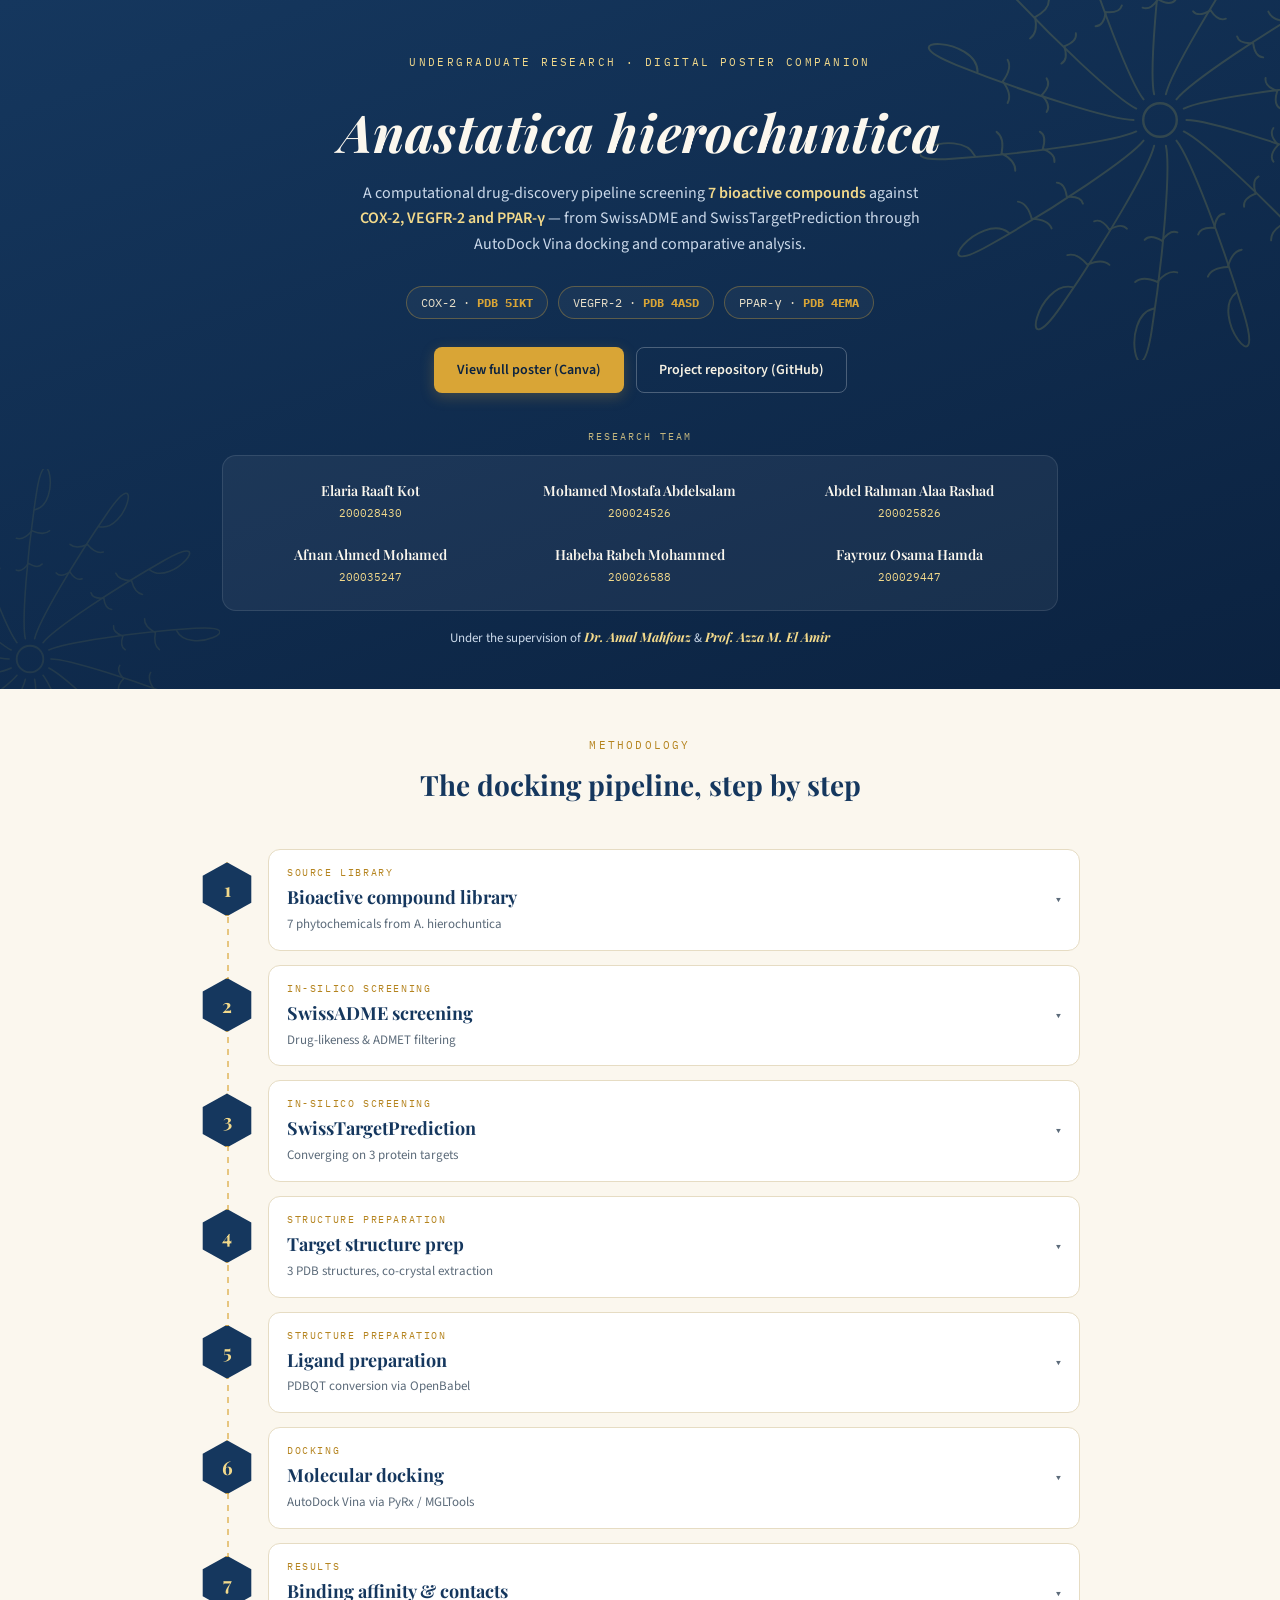
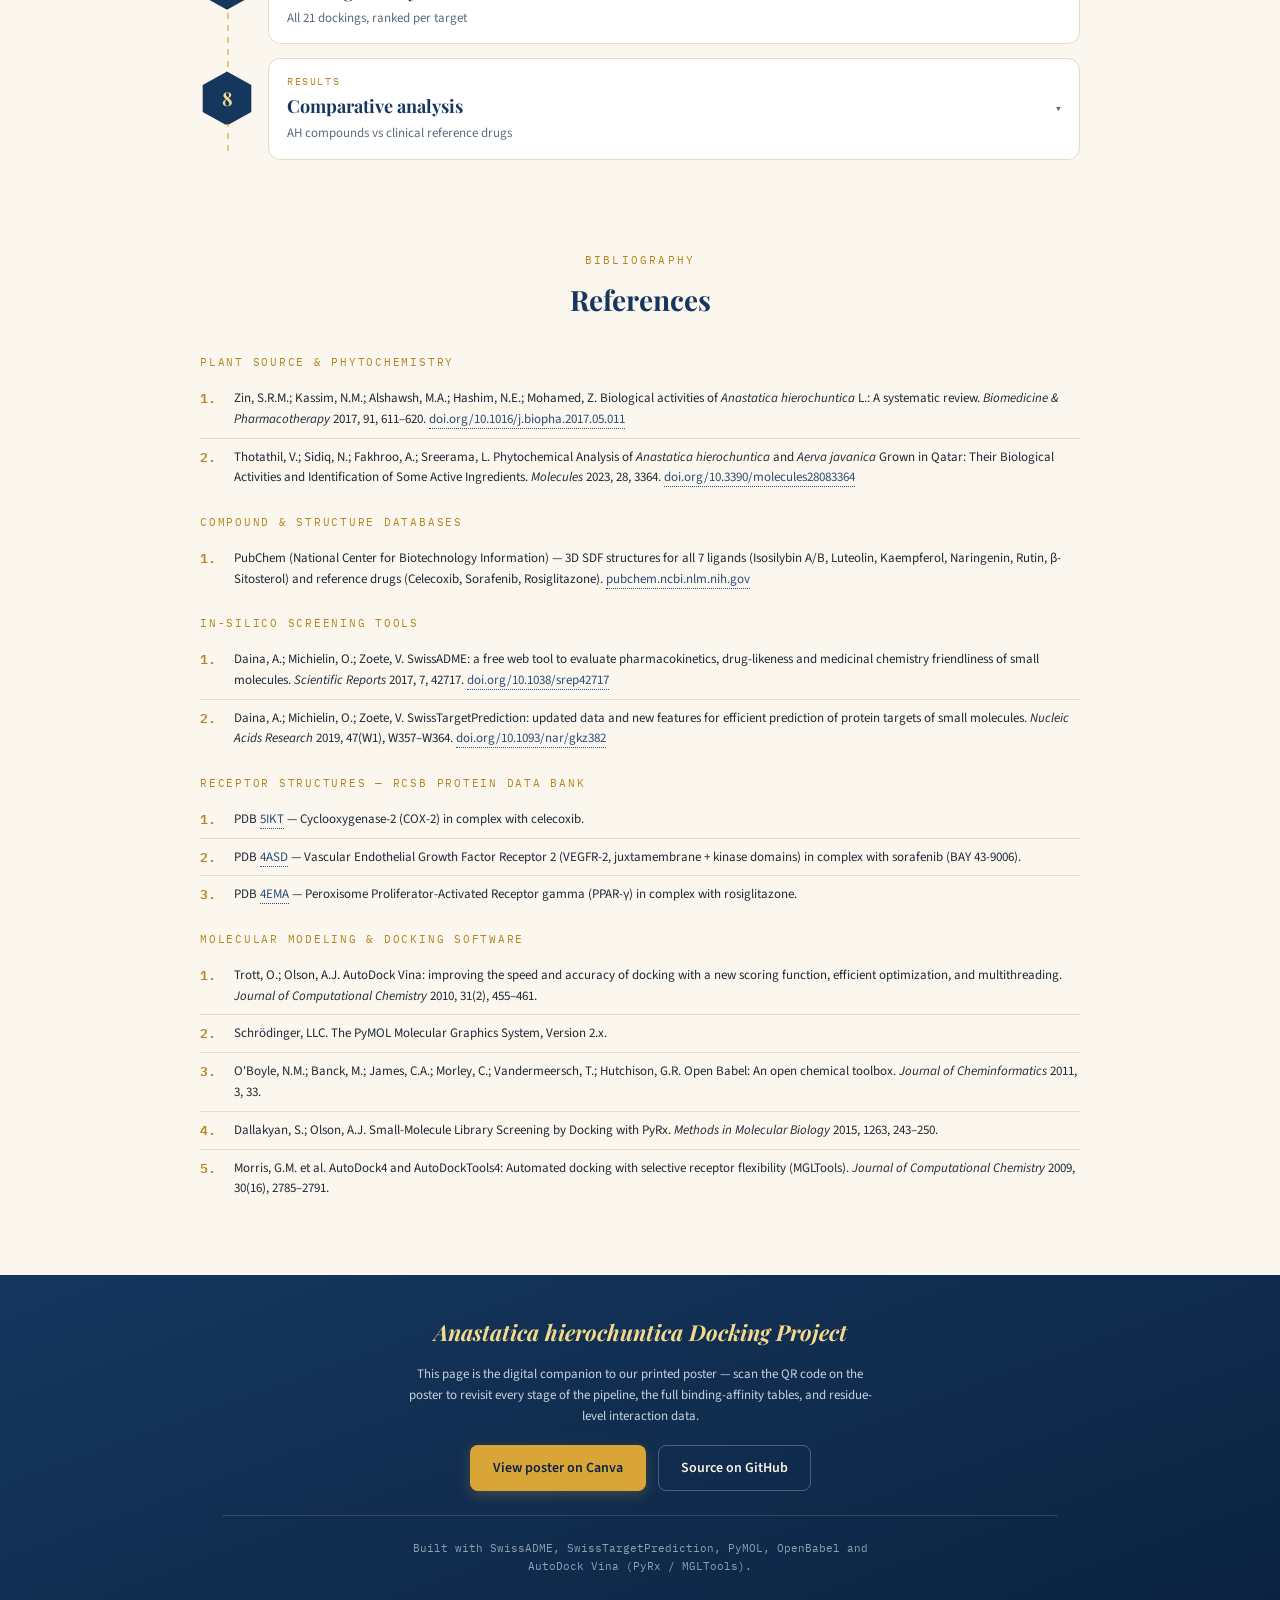
<file: index.html>
<!DOCTYPE html>
<html lang="en">
<head>
<meta charset="UTF-8">
<meta name="viewport" content="width=device-width, initial-scale=1.0">
<title>Anastatica hierochuntica — Molecular Docking Pipeline</title>
<link rel="preconnect" href="https://fonts.googleapis.com">
<link rel="preconnect" href="https://fonts.gstatic.com" crossorigin>
<link href="https://fonts.googleapis.com/css2?family=Playfair+Display:ital,wght@0,600;0,700;1,700&family=Source+Sans+3:wght@400;600;700&family=IBM+Plex+Mono:wght@500;600&display=swap" rel="stylesheet">
<link rel="stylesheet" href="css/style.css">
</head>
<body>

<!-- ============ HERO ============ -->
<div class="hero">
  <div class="rose-bg"><img src="assets/jericho-rose.svg" alt=""></div>
  <div class="rose-bg left"><img src="assets/jericho-rose.svg" alt=""></div>
  <div class="wrap hero-content">
    <div class="eyebrow">Undergraduate research &middot; digital poster companion</div>
    <h1>Anastatica hierochuntica</h1>
    <p class="subtitle">A computational drug-discovery pipeline screening <b>7 bioactive compounds</b> against <b>COX-2, VEGFR-2 and PPAR-&gamma;</b> &mdash; from SwissADME and SwissTargetPrediction through AutoDock Vina docking and comparative analysis.</p>

    <div class="target-row">
      <div class="target-pill">COX-2 &middot; <b>PDB 5IKT</b></div>
      <div class="target-pill">VEGFR-2 &middot; <b>PDB 4ASD</b></div>
      <div class="target-pill">PPAR-&gamma; &middot; <b>PDB 4EMA</b></div>
    </div>

    <div class="cta-row">
      <a class="btn btn-primary" href="https://www.canva.com/design/DAHMNC_i3Ng/7BEe8DsWJOzpnXslvg5q8Q/edit" target="_blank" rel="noopener">View full poster (Canva)</a>
      <a class="btn btn-outline" href="https://github.com/Mohamed-Mostafa-21/Anastatica-Hierochuntica-Poster-" target="_blank" rel="noopener">Project repository (GitHub)</a>
    </div>

    <div class="team-label">Research team</div>
    <div class="team">
      <div class="member"><div class="name">Elaria Raaft Kot</div><div class="id">200028430</div></div>
      <div class="member"><div class="name">Mohamed Mostafa Abdelsalam</div><div class="id">200024526</div></div>
      <div class="member"><div class="name">Abdel Rahman Alaa Rashad</div><div class="id">200025826</div></div>
      <div class="member"><div class="name">Afnan Ahmed Mohamed</div><div class="id">200035247</div></div>
      <div class="member"><div class="name">Habeba Rabeh Mohammed</div><div class="id">200026588</div></div>
      <div class="member"><div class="name">Fayrouz Osama Hamda</div><div class="id">200029447</div></div>
    </div>
    <div class="supervisor">Under the supervision of <b>Dr. Amal Mahfouz</b> &amp; <b>Prof. Azza M. El Amir</b></div>
  </div>
</div>

<!-- ============ PIPELINE ============ -->
<div class="wrap pipeline-section">

  <div class="section-head">
    <div class="kicker">Methodology</div>
    <h2>The docking pipeline, step by step</h2>
  </div>

  <div class="pipeline">

  <!-- STEP 1 -->
  <div class="step" data-open="false">
    <div class="badge">1</div>
    <div class="step-head" onclick="toggle(this)">
      <div class="step-title">
        <div class="label">Source library</div>
        <div class="name">Bioactive compound library</div>
        <div class="tagline">7 phytochemicals from A. hierochuntica</div>
      </div>
      <div class="chev">&#9662;</div>
    </div>
    <div class="step-body">
      <div class="step-body-inner">
        <p>The candidate set comprises seven bioactive compounds spanning flavonoids, a flavonolignan pair, and a phytosterol &mdash; selected from the phytochemical profile of <em>Anastatica hierochuntica</em>, a desert "resurrection plant" long used in traditional medicine.</p>
        <ul class="compound-grid">
          <li>Isosilybin A <span>flavonolignan</span></li>
          <li>Isosilybin B <span>flavonolignan</span></li>
          <li>Luteolin <span>flavone</span></li>
          <li>Kaempferol <span>flavonol</span></li>
          <li>Naringenin <span>flavanone</span></li>
          <li>Rutin <span>flavonol glycoside</span></li>
          <li>&beta;-Sitosterol <span>phytosterol</span></li>
        </ul>
        <p>This library feeds into <b>ADME screening</b> and <b>target prediction</b> before any structure-based work begins.</p>
      </div>
    </div>
  </div>

  <!-- STEP 2 -->
  <div class="step" data-open="false">
    <div class="badge">2</div>
    <div class="step-head" onclick="toggle(this)">
      <div class="step-title">
        <div class="label">In-silico screening</div>
        <div class="name">SwissADME screening</div>
        <div class="tagline">Drug-likeness &amp; ADMET filtering</div>
      </div>
      <div class="chev">&#9662;</div>
    </div>
    <div class="step-body">
      <div class="step-body-inner">
        <p>Each compound was submitted to <b>SwissADME</b> to evaluate physicochemical properties, pharmacokinetic behaviour, and oral bioavailability before committing to structure-based docking.</p>
        <div class="chips">
          <span class="chip accent">Lipinski rule of 5</span>
          <span class="chip accent">Veber rule</span>
          <span class="chip">TPSA</span>
          <span class="chip">logP</span>
          <span class="chip">GI absorption</span>
          <span class="chip">Bioavailability score</span>
        </div>

        <div class="adme-grid">

          <div class="adme-card">
            <div class="adme-top"><span class="name">Quercetin</span><span class="mw">C15H10O7 &middot; 302.24 g/mol</span></div>
            <div class="adme-metrics">
              <span class="m good">GI: High</span>
              <span class="m good">Lipinski: 0 violations</span>
              <span class="m">Consensus LogP 0.79</span>
              <span class="m">TPSA 131.36 &Aring;&sup2;</span>
              <span class="m">Bioavailability 0.55</span>
              <span class="m">Soluble</span>
            </div>
            <details><summary>Show medicinal chemistry alerts</summary><div class="alerts">PAINS: 1 alert (catechol_A) &middot; Brenk: 1 alert (catechol) &middot; Synthetic accessibility: 3.23</div></details>
          </div>

          <div class="adme-card">
            <div class="adme-top"><span class="name">Kaempferol</span><span class="mw">C15H10O6 &middot; 286.24 g/mol</span></div>
            <div class="adme-metrics">
              <span class="m good">GI: High</span>
              <span class="m good">Lipinski: 0 violations</span>
              <span class="m">Consensus LogP 1.20</span>
              <span class="m">TPSA 111.13 &Aring;&sup2;</span>
              <span class="m">Bioavailability 0.55</span>
              <span class="m">Soluble</span>
              <span class="m">BBB: No</span>
            </div>
            <details><summary>Show medicinal chemistry alerts</summary><div class="alerts">PAINS: 0 alerts &middot; Brenk: 0 alerts &middot; Synthetic accessibility: 3.14</div></details>
          </div>

          <div class="adme-card">
            <div class="adme-top"><span class="name">Luteolin</span><span class="mw">C15H10O6 &middot; 286.24 g/mol</span></div>
            <div class="adme-metrics">
              <span class="m good">GI: High</span>
              <span class="m good">Lipinski: 0 violations</span>
              <span class="m">Consensus LogP 1.10</span>
              <span class="m">TPSA 111.13 &Aring;&sup2;</span>
              <span class="m">Bioavailability 0.55</span>
              <span class="m">Soluble</span>
              <span class="m">BBB: No</span>
            </div>
            <details><summary>Show medicinal chemistry alerts</summary><div class="alerts">PAINS: 1 alert (catechol_A) &middot; Brenk: 1 alert (catechol) &middot; Synthetic accessibility: 3.02</div></details>
          </div>

          <div class="adme-card">
            <div class="adme-top"><span class="name">Naringenin</span><span class="mw">C15H12O5 &middot; 272.25 g/mol</span></div>
            <div class="adme-metrics">
              <span class="m good">GI: High</span>
              <span class="m good">Lipinski: 0 violations</span>
              <span class="m">Consensus LogP 1.87</span>
              <span class="m">TPSA 86.99 &Aring;&sup2;</span>
              <span class="m">Bioavailability 0.55</span>
              <span class="m">Soluble</span>
              <span class="m">BBB: No</span>
              <span class="m">P-gp substrate: Yes</span>
            </div>
            <details><summary>Show medicinal chemistry alerts</summary><div class="alerts">PAINS: 0 alerts &middot; Brenk: 0 alerts &middot; Synthetic accessibility: 3.01</div></details>
          </div>

          <div class="adme-card">
            <div class="adme-top"><span class="name">Rutin</span><span class="mw">C27H30O16 &middot; 610.52 g/mol</span></div>
            <div class="adme-metrics">
              <span class="m">GI: Low</span>
              <span class="m">Lipinski: 3 violations (MW&gt;500, NorO&gt;10, NHorOH&gt;5)</span>
              <span class="m">Consensus LogP &minus;2.74</span>
              <span class="m">TPSA 269.43 &Aring;&sup2;</span>
              <span class="m">Bioavailability 0.17</span>
              <span class="m">Soluble</span>
              <span class="m">BBB: No</span>
            </div>
            <details><summary>Show medicinal chemistry alerts</summary><div class="alerts">PAINS: 1 alert (catechol_A) &middot; Brenk: 1 alert (catechol) &middot; Synthetic accessibility: 6.52</div></details>
          </div>

          <div class="adme-card">
            <div class="adme-top"><span class="name">&beta;-Sitosterol</span><span class="mw">C29H50O &middot; 414.71 g/mol</span></div>
            <div class="adme-metrics">
              <span class="m">GI: Low</span>
              <span class="m">Lipinski: 1 violation (MLOGP&gt;4.15)</span>
              <span class="m">Consensus LogP 7.78</span>
              <span class="m">TPSA 20.23 &Aring;&sup2;</span>
              <span class="m good">Bioavailability 0.55</span>
              <span class="m">Poorly soluble</span>
              <span class="m">BBB: No</span>
            </div>
            <details><summary>Show medicinal chemistry alerts</summary><div class="alerts">PAINS: 0 alerts &middot; Brenk: 1 alert (isolated alkene) &middot; Synthetic accessibility: 6.30</div></details>
          </div>

          <div class="adme-card">
            <div class="adme-top"><span class="name">Isosilybin A</span><span class="mw">C25H22O10 &middot; 482.44 g/mol</span></div>
            <div class="adme-metrics">
              <span class="m">GI: Low</span>
              <span class="m good">Lipinski: 0 violations</span>
              <span class="m">Consensus LogP 1.28</span>
              <span class="m">TPSA 155.14 &Aring;&sup2;</span>
              <span class="m good">Bioavailability 0.55</span>
              <span class="m">Moderately soluble</span>
              <span class="m">BBB: No</span>
            </div>
            <details><summary>Show medicinal chemistry alerts</summary><div class="alerts">PAINS: 0 alerts &middot; Brenk: 0 alerts &middot; Synthetic accessibility: 4.92</div></details>
          </div>

          <div class="adme-card">
            <div class="adme-top"><span class="name">Isosilybin B</span><span class="mw">C25H22O10 &middot; 482.44 g/mol</span></div>
            <div class="adme-metrics">
              <span class="m">GI: Low</span>
              <span class="m good">Lipinski: 0 violations</span>
              <span class="m">Consensus LogP 1.28</span>
              <span class="m">TPSA 155.14 &Aring;&sup2;</span>
              <span class="m good">Bioavailability 0.55</span>
              <span class="m">Moderately soluble</span>
              <span class="m">BBB: No</span>
            </div>
            <details><summary>Show medicinal chemistry alerts</summary><div class="alerts">PAINS: 0 alerts &middot; Brenk: 0 alerts &middot; Synthetic accessibility: 4.92 &middot; 2D-derived properties are identical to isosilybin A (diastereomers)</div></details>
          </div>

        </div>

        <p>The flavonoid aglycones and isosilybins (quercetin, kaempferol, luteolin, naringenin, isosilybin A/B) are fully Lipinski-compliant with high GI absorption and a 0.55 bioavailability score. &beta;-Sitosterol carries one Lipinski violation (MLOGP&gt;4.15, reflecting its lipophilicity) but still scores 0.55. Rutin, the glycoside, shows the expected TPSA / H-bond-donor related violations. All seven were carried forward for target prediction and docking.</p>
      </div>
    </div>
  </div>

  <!-- STEP 3 -->
  <div class="step" data-open="false">
    <div class="badge">3</div>
    <div class="step-head" onclick="toggle(this)">
      <div class="step-title">
        <div class="label">In-silico screening</div>
        <div class="name">SwissTargetPrediction</div>
        <div class="tagline">Converging on 3 protein targets</div>
      </div>
      <div class="chev">&#9662;</div>
    </div>
    <div class="step-body">
      <div class="step-body-inner">
        <p>Per-compound target probability rankings from <b>SwissTargetPrediction</b> consistently surfaced three targets across the library &mdash; selected as the comparative docking panel:</p>
        <div class="chips">
          <span class="chip accent">PPAR-&gamma; (PPARG)</span>
          <span class="chip accent">COX-2 (PTGS2)</span>
          <span class="chip accent">VEGFR-2 (KDR)</span>
        </div>
        <p><b>PPAR-&gamma;</b> was the top hit for the flavonols (quercetin, kaempferol, luteolin, &asymp;0.88&ndash;1.0 probability) &mdash; pointing toward an M1&rarr;M2 macrophage polarization mechanism. <b>COX-2 / PTGS2</b> was prominent for rutin (&asymp;0.65) and the isosilybins. <b>VEGFR-2 / KDR</b> ranked highest for isosilybin A and B (&asymp;0.40&ndash;0.43), consistent with a pro-angiogenic wound-healing role.</p>
      </div>
    </div>
  </div>

  <!-- STEP 4 -->
  <div class="step" data-open="false">
    <div class="badge">4</div>
    <div class="step-head" onclick="toggle(this)">
      <div class="step-title">
        <div class="label">Structure preparation</div>
        <div class="name">Target structure prep</div>
        <div class="tagline">3 PDB structures, co-crystal extraction</div>
      </div>
      <div class="chev">&#9662;</div>
    </div>
    <div class="step-body">
      <div class="step-body-inner">
        <p>Each receptor structure was retrieved from the PDB, cleaned in <b>PyMOL</b> (solvent and co-crystal ligand removed), and the bound reference ligand was extracted separately to define the docking grid box.</p>
        <div class="target-cards">
          <div class="target-card">
            <div class="t-head">COX-2 <span>PDB 5IKT</span></div>
            <div class="t-ref">Co-crystal reference: <b>Celecoxib</b></div>
            <div class="t-files">5IKT_receptor_clean.pdbqt</div>
            <div class="pymol-fig">
              <img src="assets/figures/5IKT_celecoxib.png" alt="PyMOL render of celecoxib docked into the COX-2 (5IKT) binding pocket">
              <div class="cap">PyMOL &middot; celecoxib (yellow) re-docked into COX-2 (5IKT), best pose &minus;9.5 kcal/mol, pocket residues in grey</div>
            </div>
          </div>
          <div class="target-card">
            <div class="t-head">VEGFR-2 <span>PDB 4ASD</span></div>
            <div class="t-ref">Co-crystal reference: <b>Sorafenib</b></div>
            <div class="t-files">4ASD_receptor_vina_1.pdbqt</div>
            <div class="pymol-fig">
              <img src="assets/figures/4ASD_sorafenib.png" alt="PyMOL render of sorafenib docked into the VEGFR-2 (4ASD) binding pocket">
              <div class="cap">PyMOL &middot; sorafenib (yellow) re-docked into VEGFR-2 (4ASD), best pose &minus;11.5 kcal/mol, pocket residues in grey</div>
            </div>
          </div>
          <div class="target-card">
            <div class="t-head">PPAR-&gamma; <span>PDB 4EMA</span></div>
            <div class="t-ref">Co-crystal reference: <b>Rosiglitazone</b></div>
            <div class="t-files">4EMA_receptor_clean.pdb / .pdbqt &middot; rosiglitazone_4EMA.pdb</div>
            <div class="pymol-fig">
              <img src="assets/figures/4EMA_rosiglitazone.png" alt="PyMOL render of rosiglitazone in the PPAR-gamma (4EMA) binding pocket">
              <div class="cap">PyMOL &middot; co-crystallized rosiglitazone (yellow) in the PPAR-&gamma; (4EMA) ligand-binding domain, pocket residues in grey</div>
            </div>
          </div>
        </div>
        <p>Grid box centre and dimensions were derived from each extracted reference ligand using PyMOL's <span class="chip" style="font-size:11px; padding:2px 6px;">get_extent</span> / <span class="chip" style="font-size:11px; padding:2px 6px;">get_position</span>. For PPAR-&gamma; (4EMA): centre (14.784, 7.082, 44.504), size 20&times;20&times;22&nbsp;&Aring;.</p>
      </div>
    </div>
  </div>

  <!-- STEP 5 -->
  <div class="step" data-open="false">
    <div class="badge">5</div>
    <div class="step-head" onclick="toggle(this)">
      <div class="step-title">
        <div class="label">Structure preparation</div>
        <div class="name">Ligand preparation</div>
        <div class="tagline">PDBQT conversion via OpenBabel</div>
      </div>
      <div class="chev">&#9662;</div>
    </div>
    <div class="step-body">
      <div class="step-body-inner">
        <p>All 7 AH compounds plus the 3 co-crystal reference ligands (celecoxib, sorafenib, rosiglitazone) were converted from SDF/PDB to <b>PDBQT</b> format ahead of docking.</p>
        <div class="chips">
          <span class="chip accent">OpenBabel GUI</span>
          <span class="chip">Explicit hydrogens added</span>
          <span class="chip">--partialcharge gasteiger</span>
        </div>
        <div class="file-list">
          <b>AH compound ligands:</b> Isosilybin_A.pdbqt, Isosilybin_B.pdbqt, Kaempferol.pdbqt, Luteolin.pdbqt, Naringenin.pdbqt, Rutin.pdbqt, Sitosterol.pdbqt<br>
          <b>Reference ligands (docked):</b> celecoxib_docked.pdbqt, sorafenib_docked.pdbqt, rosiglitazone (4EMA)
        </div>
        <p>This conversion step assigns AutoDock atom types and Gasteiger partial charges &mdash; required by Vina's scoring function &mdash; for every ligand and reference compound.</p>
      </div>
    </div>
  </div>

  <!-- STEP 6 -->
  <div class="step" data-open="false">
    <div class="badge">6</div>
    <div class="step-head" onclick="toggle(this)">
      <div class="step-title">
        <div class="label">Docking</div>
        <div class="name">Molecular docking</div>
        <div class="tagline">AutoDock Vina via PyRx / MGLTools</div>
      </div>
      <div class="chev">&#9662;</div>
    </div>
    <div class="step-body">
      <div class="step-body-inner">
        <p>Each of the 7 AH compounds &mdash; plus each receptor's own co-crystal reference ligand &mdash; was docked into its fixed grid box using <b>AutoDock Vina</b>, run through <b>PyRx</b> / <b>MGLTools</b>.</p>
        <div class="chips">
          <span class="chip accent">3 targets &times; 7 compounds = 21 dockings</span>
          <span class="chip">+ 3 reference re-docks</span>
          <span class="chip">Best-pose &Delta;G retained</span>
        </div>

        <p>Before comparing AH compounds against clinical drugs, the docking protocol was validated by <b>re-docking each co-crystal reference ligand</b> back into its own receptor and measuring the RMSD between the re-docked pose and the original crystallographic pose. A value &le;2.0&nbsp;&Aring; confirms the protocol reliably reproduces the experimental binding mode.</p>

        <div class="target-cards">
          <div class="target-card">
            <div class="t-head">COX-2 validation <span>PDB 5IKT &middot; celecoxib</span></div>
            <div class="t-ref">Re-docked RMSD: <b>&le; 2.0 &Aring;</b> &mdash; protocol validated ✓</div>
          </div>
          <div class="target-card">
            <div class="t-head">VEGFR-2 validation <span>PDB 4ASD &middot; sorafenib</span></div>
            <div class="t-ref">Re-docked RMSD: <b>1.689 &Aring;</b> &mdash; protocol validated ✓</div>
            <div class="pymol-fig">
              <img src="[data-uri]" alt="PyMOL RMSD validation of sorafenib re-docked into VEGFR-2 (4ASD) showing crystal pose vs re-docked pose superimposed, RMSD = 1.689 Å">
              <div class="cap">PyMOL &middot; VEGFR-2 (4ASD) RMSD validation &mdash; crystal pose (cyan) vs re-docked sorafenib (green), RMSD = <b>1.689 &Aring;</b> &lt; 2.0 &Aring; cutoff</div>
            </div>
          </div>
          <div class="target-card">
            <div class="t-head">PPAR-&gamma; validation <span>PDB 4EMA &middot; rosiglitazone</span></div>
            <div class="t-ref">Re-docked RMSD: <b>&le; 2.0 &Aring;</b> &mdash; protocol validated ✓</div>
          </div>
        </div>

        <p>All three targets passed RMSD validation, confirming that AutoDock Vina correctly reproduces crystallographic binding geometries. AH compound affinities can therefore be meaningfully benchmarked against the clinical reference drugs.</p>
      </div>
    </div>
  </div>

  <!-- STEP 7 -->
  <div class="step" data-open="false">
    <div class="badge">7</div>
    <div class="step-head" onclick="toggle(this)">
      <div class="step-title">
        <div class="label">Results</div>
        <div class="name">Binding affinity &amp; contacts</div>
        <div class="tagline">All 21 dockings, ranked per target</div>
      </div>
      <div class="chev">&#9662;</div>
    </div>
    <div class="step-body">
      <div class="step-body-inner">
        <p>Best-pose binding affinities (kcal/mol) for all seven compounds against each target. Each row shows the top 5 closest residue contacts (&le;3.5&nbsp;&Aring;) &mdash; tap "show all contacts" for the complete interaction list. The dashed row is the receptor's own co-crystal reference ligand.</p>

        <div class="result-block">
          <h4>COX-2 <span class="pdb">PDB 5IKT &middot; ref. Celecoxib</span></h4>

          <div class="row best">
            <div class="row-top"><div class="name"><span class="tag-best">best</span>Isosilybin A</div><div class="aff">&minus;9.4</div></div>
            <span class="top5">Tyr355(2.15), Gln350(2.16), Phe580(2.25), His90(2.69), Gln192(2.78)</span>
            <details><summary>Show all 15 contacts</summary><div class="all-contacts">His90(2.69), Thr94(3.12), His95(3.75), Gln192(2.78), Glu346(3.51), Asp347(3.42), Gln350(2.16), His351(3.03), Gly354(3.36), Tyr355(2.15), His356(3.05), Pro514(2.93), Ser579(3.51), Phe580(2.25), Ser581(3.5)</div></details>
          </div>

          <div class="row">
            <div class="row-top"><div class="name">Isosilybin B</div><div class="aff">&minus;9.0</div></div>
            <span class="top5">Gln350(1.98), His90(2.18), Phe580(2.92), Ser579(2.95), Pro514(2.96)</span>
            <details><summary>Show all 16 contacts</summary><div class="all-contacts">His90(2.18), Thr94(3.26), His95(3.46), Gln192(3.18), Glu346(3.45), Asp347(3.43), Gln350(1.98), His351(3.37), Gly354(3.31), Tyr355(3.11), His356(3.18), Arg513(3.79), Pro514(2.96), Ser579(2.95), Phe580(2.92), Ser581(3.66)</div></details>
          </div>

          <div class="row">
            <div class="row-top"><div class="name">Luteolin</div><div class="aff">&minus;7.9</div></div>
            <span class="top5">Ser530(2.04), Tyr385(2.20), Val116(2.25), Met522(2.34), Leu531(2.74)</span>
            <details><summary>Show all 15 contacts</summary><div class="all-contacts">Val116(2.25), Arg120(2.83), Tyr348(3.48), Val349(3.24), Leu352(3.32), Tyr355(3.28), Leu359(3.96), Tyr385(2.2), Trp387(3.46), Phe518(3.55), Met522(2.34), Val523(3.31), Ala527(3.45), Ser530(2.04), Leu531(2.74)</div></details>
          </div>

          <div class="row">
            <div class="row-top"><div class="name">Kaempferol</div><div class="aff">&minus;7.8</div></div>
            <span class="top5">Ser530(2.14), Tyr385(2.28), Phe518(2.28), Val349(2.40), Tyr355(2.70)</span>
            <details><summary>Show all 15 contacts</summary><div class="all-contacts">Val116(3.05), Arg120(3.4), Tyr348(3.42), Val349(2.4), Leu352(3.26), Tyr355(2.7), Leu359(3.57), Tyr385(2.28), Trp387(2.94), Phe518(2.28), Met522(2.77), Val523(3.17), Ala527(3.59), Ser530(2.14), Leu531(3.53)</div></details>
          </div>

          <div class="row">
            <div class="row-top"><div class="name">Naringenin</div><div class="aff">&minus;7.7</div></div>
            <span class="top5">Ser530(2.11), Met522(2.54), Tyr385(2.57), Val116(2.63), Phe518(2.86)</span>
            <details><summary>Show all 14 contacts</summary><div class="all-contacts">Val116(2.63), Arg120(3.85), Val349(3.1), Leu352(3.21), Tyr355(3.22), Leu359(2.97), Tyr385(2.57), Trp387(3.47), Phe518(2.86), Met522(2.54), Val523(3.23), Ala527(3.32), Ser530(2.11), Leu531(3.68)</div></details>
          </div>

          <div class="row">
            <div class="row-top"><div class="name">&beta;-Sitosterol</div><div class="aff">&minus;7.2</div></div>
            <span class="top5">Ser581(2.90), Asp347(3.11), Phe580(3.14), Ile564(3.16), Gln350(3.39)</span>
            <details><summary>Show all 11 contacts</summary><div class="all-contacts">Pro191(3.48), Gln192(3.52), Asp347(3.11), Gln350(3.39), His351(3.4), Gly354(3.68), Asp515(3.48), Ile564(3.16), Ser579(3.45), Phe580(3.14), Ser581(2.9)</div></details>
          </div>

          <div class="row">
            <div class="row-top"><div class="name">Rutin</div><div class="aff">&minus;6.3</div></div>
            <span class="top5">Pro514(2.05), Ser581(2.17), His351(2.45), Gln192(2.49), Gly354(2.65)</span>
            <details><summary>Show all 15 contacts</summary><div class="all-contacts">His90(3.33), Thr94(3.88), His95(3.15), Pro191(3.5), Gln192(2.49), Gln350(3.76), His351(2.45), Ser353(3.06), Gly354(2.65), Tyr355(3.93), His356(3.93), Pro514(2.05), Asp515(3.34), Ala516(3.26), Ser581(2.17)</div></details>
          </div>

          <div class="row ref"><div class="row-top"><div class="name">Celecoxib (reference)</div><div class="aff">&minus;9.5</div></div></div>
        </div>

        <div class="result-block">
          <h4>VEGFR-2 <span class="pdb">PDB 4ASD &middot; ref. Sorafenib</span></h4>

          <div class="row best">
            <div class="row-top"><div class="name"><span class="tag-best">best</span>Isosilybin A</div><div class="aff">&minus;8.7</div></div>
            <span class="top5">Asp814(2.06), Val898(2.29), Cys817(2.37), Ile1044(2.70), His1026(2.82)</span>
            <details><summary>Show all 17 contacts</summary><div class="all-contacts">Asp814(2.06), Cys817(2.37), Glu818(3.36), Ala881(2.94), Ser884(3.17), Glu885(3.51), Ile888(3.86), Leu889(3.48), Ile892(3.37), Val898(2.29), Val899(2.84), Leu1019(3.25), Ile1025(2.89), His1026(2.82), Ile1044(2.7), Cys1045(3.62), Asp1046(3.52)</div></details>
          </div>

          <div class="row">
            <div class="row-top"><div class="name">Luteolin</div><div class="aff">&minus;8.5</div></div>
            <span class="top5">Cys919(1.92), Asp1046(2.12), Cys1045(2.56), Glu885(2.63), Leu840(2.70)</span>
            <details><summary>Show all 16 contacts</summary><div class="all-contacts">Leu840(2.7), Val848(3.58), Ala866(3.58), Lys868(2.72), Glu885(2.63), Leu889(3.95), Val899(2.99), Val916(3.31), Glu917(2.89), Phe918(3.26), Cys919(1.92), Gly922(3.5), Leu1035(3.45), Cys1045(2.56), Asp1046(2.12), Phe1047(3.11)</div></details>
          </div>

          <div class="row">
            <div class="row-top"><div class="name">Rutin</div><div class="aff">&minus;8.5</div></div>
            <span class="top5">His1026(2.14), Glu885(2.16), Lys868(2.24), Asp1046(2.25), Leu1049(2.28)</span>
            <details><summary>Show all 15 contacts</summary><div class="all-contacts">Asp814(2.95), Glu815(2.34), Lys868(2.24), Ala881(3.15), Leu882(3.6), Glu885(2.16), Ile888(3.23), Ile1025(2.49), His1026(2.14), Arg1027(2.43), Asp1028(3.59), Asp1046(2.25), Gly1048(3.19), Leu1049(2.28), Ile1053(3.7)</div></details>
          </div>

          <div class="row">
            <div class="row-top"><div class="name">Isosilybin B</div><div class="aff">&minus;8.3</div></div>
            <span class="top5">Val898(2.21), Asp1046(2.35), Lys868(2.47), Asp814(2.50), Glu885(2.92)</span>
            <details><summary>Show all 16 contacts</summary><div class="all-contacts">Asp814(2.5), Cys817(3.11), Glu818(3.16), Lys868(2.47), Ala881(3.02), Ser884(3.37), Glu885(2.92), Leu889(3.29), Ile892(3.58), Val898(2.21), Val899(3.34), Leu1019(3.57), His1026(3.68), Ile1044(3.0), Cys1045(3.68), Asp1046(2.35)</div></details>
          </div>

          <div class="row">
            <div class="row-top"><div class="name">Kaempferol</div><div class="aff">&minus;8.3</div></div>
            <span class="top5">Cys919(1.51), Phe918(2.42), Leu840(2.65), Glu917(2.75), Cys1045(2.80)</span>
            <details><summary>Show all 13 contacts</summary><div class="all-contacts">Leu840(2.65), Val848(3.35), Ala866(3.52), Lys868(3.09), Val916(3.58), Glu917(2.75), Phe918(2.42), Cys919(1.51), Gly922(3.57), Leu1035(3.14), Cys1045(2.8), Asp1046(3.64), Phe1047(2.93)</div></details>
          </div>

          <div class="row">
            <div class="row-top"><div class="name">Naringenin</div><div class="aff">&minus;8.2</div></div>
            <span class="top5">Cys919(1.95), Lys868(2.20), Glu885(2.52), Leu840(2.67), Glu917(2.89)</span>
            <details><summary>Show all 15 contacts</summary><div class="all-contacts">Leu840(2.67), Val848(3.49), Ala866(3.36), Lys868(2.2), Glu885(2.52), Val899(3.72), Val916(3.46), Glu917(2.89), Phe918(3.26), Cys919(1.95), Gly922(3.24), Leu1035(3.56), Cys1045(3.73), Asp1046(3.64), Phe1047(3.05)</div></details>
          </div>

          <div class="row">
            <div class="row-top"><div class="name">&beta;-Sitosterol</div><div class="aff">&minus;8.1</div></div>
            <span class="top5">Leu1049(2.23), Leu1019(2.76), Ile1044(2.95), Lys868(3.17), Leu889(3.18)</span>
            <details><summary>Show all 16 contacts</summary><div class="all-contacts">Asp814(3.86), Lys868(3.17), Ala881(3.41), Leu882(3.94), Ser884(3.42), Glu885(3.34), Ile888(3.5), Leu889(3.18), Ile892(3.71), Val898(3.78), Leu1019(2.76), His1026(3.32), Ile1044(2.95), Asp1046(3.26), Gly1048(3.71), Leu1049(2.23)</div></details>
          </div>

          <div class="row ref"><div class="row-top"><div class="name">Sorafenib (reference)</div><div class="aff">&minus;11.5</div></div></div>
        </div>

        <div class="result-block">
          <h4>PPAR-&gamma; <span class="pdb">PDB 4EMA &middot; ref. Rosiglitazone</span></h4>

          <div class="row best">
            <div class="row-top"><div class="name"><span class="tag-best">best</span>&beta;-Sitosterol</div><div class="aff">&minus;8.3</div></div>
            <span class="top5">Glu259(2.69), Ser342(2.69), Cys285(2.71), Gly258(2.87), Ile341(3.07)</span>
            <details><summary>Show all 14 contacts</summary><div class="all-contacts">Gly258(2.87), Glu259(2.69), Gly284(3.28), Cys285(2.71), Arg288(3.17), Ser289(3.21), Ile326(3.51), Tyr327(3.68), Leu330(3.63), Val339(3.62), Ile341(3.07), Ser342(2.69), Met348(3.5), Met364(3.83)</div></details>
          </div>

          <div class="row">
            <div class="row-top"><div class="name">Rutin</div><div class="aff">&minus;7.9</div></div>
            <span class="top5">Glu259(2.06), Glu343(2.26), Ser342(2.29), Gly258(2.33), Met348(2.46)</span>
            <details><summary>Show all 15 contacts</summary><div class="all-contacts">Ile249(2.94), Leu255(3.13), Gly258(2.33), Glu259(2.06), Asp260(3.02), Ile281(3.28), Gly284(3.77), Cys285(3.09), Arg288(2.92), Glu291(3.17), Leu333(2.8), Ile341(3.0), Ser342(2.29), Glu343(2.26), Met348(2.46)</div></details>
          </div>

          <div class="row">
            <div class="row-top"><div class="name">Isosilybin A</div><div class="aff">&minus;7.6</div></div>
            <span class="top5">Ser342(2.23), Glu343(2.65), Ile326(2.68), Ile341(2.75), Leu330(2.76)</span>
            <details><summary>Show all 17 contacts</summary><div class="all-contacts">Leu228(3.71), Leu255(3.18), Arg280(3.67), Ile281(3.03), Gly284(3.02), Cys285(3.94), Arg288(2.89), Ile326(2.68), Met329(3.43), Leu330(2.76), Leu333(2.9), Leu340(3.16), Ile341(2.75), Ser342(2.23), Glu343(2.65), Gly344(3.35), Met348(3.98)</div></details>
          </div>

          <div class="row">
            <div class="row-top"><div class="name">Luteolin</div><div class="aff">&minus;7.1</div></div>
            <span class="top5">Glu291(2.11), Leu330(2.63), Met348(2.88), Cys285(2.89), Ser342(2.96)</span>
            <details><summary>Show all 11 contacts</summary><div class="all-contacts">Ile281(3.45), Gly284(3.47), Cys285(2.89), Phe287(3.19), Arg288(3.33), Glu291(2.11), Leu330(2.63), Val339(3.51), Ile341(3.62), Ser342(2.96), Met348(2.88)</div></details>
          </div>

          <div class="row">
            <div class="row-top"><div class="name">Naringenin</div><div class="aff">&minus;7.0</div></div>
            <span class="top5">Ser342(2.06), Cys285(2.86), Met364(3.11), Arg280(3.16), Val339(3.20)</span>
            <details><summary>Show all 13 contacts</summary><div class="all-contacts">Arg280(3.16), Ile281(3.25), Gly284(3.62), Cys285(2.86), Arg288(3.4), Leu330(3.48), Leu333(3.53), Val339(3.2), Leu340(3.25), Ile341(3.5), Ser342(2.06), Met348(3.92), Met364(3.11)</div></details>
          </div>

          <div class="row">
            <div class="row-top"><div class="name">Isosilybin B</div><div class="aff">&minus;6.8</div></div>
            <span class="top5">Cys285(2.26), Glu259(2.41), Leu330(2.41), Ser289(2.57), Ser342(2.61)</span>
            <details><summary>Show all 13 contacts</summary><div class="all-contacts">Glu259(2.41), Asp260(3.17), Gly284(3.24), Cys285(2.26), Arg288(3.11), Ser289(2.57), Ile326(3.61), Tyr327(3.59), Leu330(2.41), Leu340(3.19), Ile341(3.05), Ser342(2.61), Met364(3.38)</div></details>
          </div>

          <div class="row">
            <div class="row-top"><div class="name">Kaempferol</div><div class="aff">&minus;6.8</div></div>
            <span class="top5">Glu291(2.65), Met348(2.77), Cys285(2.89), Gly284(2.93), Ser342(3.01)</span>
            <details><summary>Show all 11 contacts</summary><div class="all-contacts">Ile281(3.57), Gly284(2.93), Cys285(2.89), Arg288(3.6), Glu291(2.65), Leu330(3.39), Val339(3.31), Ile341(3.62), Ser342(3.01), Met348(2.77), Met364(3.38)</div></details>
          </div>

          <div class="row ref"><div class="row-top"><div class="name">Rosiglitazone (reference)</div><div class="aff">&minus;8.5</div></div></div>
        </div>

      </div>
    </div>
  </div>

  <!-- STEP 8 -->
  <div class="step" data-open="false">
    <div class="badge">8</div>
    <div class="step-head" onclick="toggle(this)">
      <div class="step-title">
        <div class="label">Results</div>
        <div class="name">Comparative analysis</div>
        <div class="tagline">AH compounds vs clinical reference drugs</div>
      </div>
      <div class="chev">&#9662;</div>
    </div>
    <div class="step-body">
      <div class="step-body-inner">
        <p>Benchmarking the strongest AH binder per target against its receptor's co-crystallized clinical drug:</p>
        <div class="callout"><b>COX-2:</b> Isosilybin A (&minus;9.4) sits within 0.1 kcal/mol of celecoxib (&minus;9.5) &mdash; essentially equivalent binding strength, sharing key contacts at Tyr355, Gln350 and the Ser530/Tyr385 sub-pocket region.</div>
        <div class="callout"><b>VEGFR-2:</b> Isosilybin A (&minus;8.7) trails sorafenib (&minus;11.5) by ~2.8 kcal/mol &mdash; expected, since sorafenib is a purpose-designed kinase inhibitor with an extensive hinge-region contact network.</div>
        <div class="callout"><b>PPAR-&gamma;:</b> &beta;-Sitosterol (&minus;8.3) closely approaches rosiglitazone (&minus;8.5), within Vina's typical error margin, anchored by Ser342 and Cys285 contacts shared across nearly all AH ligands at this target.</div>
        <p>The isosilybin pair (A and B) and &beta;-sitosterol emerge as the most promising leads &mdash; isosilybin A in particular rivals an approved COX-2 inhibitor at the binding-affinity level, supporting further evaluation (e.g. MM-GBSA, MD simulation, in vitro assay).</p>
      </div>
    </div>
  </div>

  </div>
</div>

<!-- ============ REFERENCES ============ -->
<div class="wrap pipeline-section" id="references">
  <div class="section-head">
    <div class="kicker">Bibliography</div>
    <h2>References</h2>
  </div>

  <div class="ref-group-label">Plant source &amp; phytochemistry</div>
  <ol class="ref-list">
    <li>Zin, S.R.M.; Kassim, N.M.; Alshawsh, M.A.; Hashim, N.E.; Mohamed, Z. Biological activities of <em>Anastatica hierochuntica</em> L.: A systematic review. <i>Biomedicine &amp; Pharmacotherapy</i> 2017, 91, 611&ndash;620. <a href="https://doi.org/10.1016/j.biopha.2017.05.011" target="_blank" rel="noopener">doi.org/10.1016/j.biopha.2017.05.011</a></li>
    <li>Thotathil, V.; Sidiq, N.; Fakhroo, A.; Sreerama, L. Phytochemical Analysis of <em>Anastatica hierochuntica</em> and <em>Aerva javanica</em> Grown in Qatar: Their Biological Activities and Identification of Some Active Ingredients. <i>Molecules</i> 2023, 28, 3364. <a href="https://doi.org/10.3390/molecules28083364" target="_blank" rel="noopener">doi.org/10.3390/molecules28083364</a></li>
  </ol>

  <div class="ref-group-label">Compound &amp; structure databases</div>
  <ol class="ref-list">
    <li>PubChem (National Center for Biotechnology Information) &mdash; 3D SDF structures for all 7 ligands (Isosilybin A/B, Luteolin, Kaempferol, Naringenin, Rutin, &beta;-Sitosterol) and reference drugs (Celecoxib, Sorafenib, Rosiglitazone). <a href="https://pubchem.ncbi.nlm.nih.gov" target="_blank" rel="noopener">pubchem.ncbi.nlm.nih.gov</a></li>
  </ol>

  <div class="ref-group-label">In-silico screening tools</div>
  <ol class="ref-list">
    <li>Daina, A.; Michielin, O.; Zoete, V. SwissADME: a free web tool to evaluate pharmacokinetics, drug-likeness and medicinal chemistry friendliness of small molecules. <i>Scientific Reports</i> 2017, 7, 42717. <a href="https://doi.org/10.1038/srep42717" target="_blank" rel="noopener">doi.org/10.1038/srep42717</a></li>
    <li>Daina, A.; Michielin, O.; Zoete, V. SwissTargetPrediction: updated data and new features for efficient prediction of protein targets of small molecules. <i>Nucleic Acids Research</i> 2019, 47(W1), W357&ndash;W364. <a href="https://doi.org/10.1093/nar/gkz382" target="_blank" rel="noopener">doi.org/10.1093/nar/gkz382</a></li>
  </ol>

  <div class="ref-group-label">Receptor structures &mdash; RCSB Protein Data Bank</div>
  <ol class="ref-list">
    <li>PDB <a href="https://www.rcsb.org/structure/5IKT" target="_blank" rel="noopener">5IKT</a> &mdash; Cyclooxygenase-2 (COX-2) in complex with celecoxib.</li>
    <li>PDB <a href="https://www.rcsb.org/structure/4ASD" target="_blank" rel="noopener">4ASD</a> &mdash; Vascular Endothelial Growth Factor Receptor 2 (VEGFR-2, juxtamembrane + kinase domains) in complex with sorafenib (BAY 43-9006).</li>
    <li>PDB <a href="https://www.rcsb.org/structure/4EMA" target="_blank" rel="noopener">4EMA</a> &mdash; Peroxisome Proliferator-Activated Receptor gamma (PPAR-&gamma;) in complex with rosiglitazone.</li>
  </ol>

  <div class="ref-group-label">Molecular modeling &amp; docking software</div>
  <ol class="ref-list">
    <li>Trott, O.; Olson, A.J. AutoDock Vina: improving the speed and accuracy of docking with a new scoring function, efficient optimization, and multithreading. <i>Journal of Computational Chemistry</i> 2010, 31(2), 455&ndash;461.</li>
    <li>Schr&ouml;dinger, LLC. The PyMOL Molecular Graphics System, Version 2.x.</li>
    <li>O'Boyle, N.M.; Banck, M.; James, C.A.; Morley, C.; Vandermeersch, T.; Hutchison, G.R. Open Babel: An open chemical toolbox. <i>Journal of Cheminformatics</i> 2011, 3, 33.</li>
    <li>Dallakyan, S.; Olson, A.J. Small-Molecule Library Screening by Docking with PyRx. <i>Methods in Molecular Biology</i> 2015, 1263, 243&ndash;250.</li>
    <li>Morris, G.M. et al. AutoDock4 and AutoDockTools4: Automated docking with selective receptor flexibility (MGLTools). <i>Journal of Computational Chemistry</i> 2009, 30(16), 2785&ndash;2791.</li>
  </ol>
</div>

<!-- ============ FOOTER ============ -->
<footer>
  <div class="wrap">
    <h3>Anastatica hierochuntica Docking Project</h3>
    <p>This page is the digital companion to our printed poster &mdash; scan the QR code on the poster to revisit every stage of the pipeline, the full binding-affinity tables, and residue-level interaction data.</p>
    <div class="links">
      <a class="btn btn-primary" href="https://www.canva.com/design/DAHMNC_i3Ng/7BEe8DsWJOzpnXslvg5q8Q/edit" target="_blank" rel="noopener">View poster on Canva</a>
      <a class="btn btn-outline" href="https://github.com/Mohamed-Mostafa-21/Anastatica-Hierochuntica-Poster-" target="_blank" rel="noopener">Source on GitHub</a>
    </div>
    <div class="divider"></div>
    <p class="fine">Built with SwissADME, SwissTargetPrediction, PyMOL, OpenBabel and AutoDock Vina (PyRx / MGLTools).</p>
  </div>
</footer>

<script src="js/main.js"></script>
</body>
</html>
</file>
<file: css/style.css>
:root{
  --navy:#15375E;
  --navy-deep:#0B2240;
  --navy-soft:#2A4E78;
  --gold:#D9A536;
  --gold-deep:#B5841F;
  --gold-light:#F2D98B;
  --cream:#FBF7EE;
  --card:#FFFFFF;
  --card-2:#FAF3E2;
  --ink:#1E2A36;
  --ink-dim:#5C6B7A;
  --border:#E6DCC3;
  --border-soft:rgba(217,165,54,0.35);
  --font-display:'Playfair Display', serif;
  --font-body:'Source Sans 3', sans-serif;
  --font-mono:'IBM Plex Mono', monospace;
}
*{box-sizing:border-box; margin:0; padding:0;}
html{scroll-behavior:smooth;}
body{
  background:var(--cream);
  color:var(--ink);
  font-family:var(--font-body);
  line-height:1.6;
}
.wrap{max-width:880px; margin:0 auto; padding:0 22px;}

/* ---------------- HERO ---------------- */
.hero{
  position:relative;
  background:linear-gradient(160deg, var(--navy) 0%, var(--navy-deep) 100%);
  color:#F7F2E4;
  overflow:hidden;
  padding:54px 0 40px;
}
.hero .rose-bg{
  position:absolute;
  top:-120px; right:-120px;
  width:480px; height:480px;
  opacity:0.14;
}
.hero .rose-bg img{ width:100%; height:100%; filter:brightness(1.4); }
.hero .rose-bg.left{
  top:auto; bottom:-160px; right:auto; left:-160px;
  width:380px; height:380px;
  opacity:0.08;
}
.hero-content{ position:relative; z-index:2; text-align:center; }
.eyebrow{
  font-family:var(--font-mono);
  font-size:11px;
  letter-spacing:0.22em;
  text-transform:uppercase;
  color:var(--gold-light);
  margin-bottom:18px;
}
.hero h1{
  font-family:var(--font-display);
  font-weight:700;
  font-style:italic;
  font-size:clamp(34px,7vw,52px);
  color:#FBF7EE;
  margin-bottom:8px;
  letter-spacing:0.01em;
}
.hero .subtitle{
  font-size:16px;
  color:#CBD9EA;
  max-width:560px;
  margin:0 auto 28px;
}
.hero .subtitle b{ color:var(--gold-light); font-weight:600; }

.target-row{
  display:flex; justify-content:center; gap:10px; margin-bottom:28px; flex-wrap:wrap;
}
.target-pill{
  font-family:var(--font-mono);
  font-size:12px;
  padding:6px 14px;
  border-radius:999px;
  border:1px solid var(--border-soft);
  color:#E7DEC8;
  background:rgba(255,255,255,0.04);
}
.target-pill b{ color:var(--gold); }

.cta-row{ display:flex; justify-content:center; gap:12px; flex-wrap:wrap; margin-bottom:36px; }
.btn{
  display:inline-flex; align-items:center; gap:8px;
  font-family:var(--font-body); font-weight:600; font-size:14px;
  padding:11px 22px;
  border-radius:8px;
  text-decoration:none;
  transition:transform .15s ease, box-shadow .15s ease;
  border:1px solid transparent;
}
.btn:hover{ transform:translateY(-1px); }
.btn-primary{
  background:var(--gold);
  color:var(--navy-deep);
  box-shadow:0 4px 14px rgba(217,165,54,0.25);
}
.btn-primary:hover{ background:var(--gold-light); }
.btn-outline{
  border-color:rgba(255,255,255,0.25);
  color:#F7F2E4;
}
.btn-outline:hover{ border-color:var(--gold); color:var(--gold-light); }

/* Team grid */
.team{
  display:grid;
  grid-template-columns:repeat(3, 1fr);
  gap:10px;
  background:rgba(255,255,255,0.05);
  border:1px solid rgba(255,255,255,0.1);
  border-radius:14px;
  padding:18px;
}
@media (max-width:560px){ .team{ grid-template-columns:repeat(2,1fr); } }
.team .member{ text-align:center; padding:6px 4px; }
.team .member .name{
  font-family:var(--font-display); font-weight:600; font-size:14px; color:#FBF7EE;
}
.team .member .id{
  font-family:var(--font-mono); font-size:11px; color:var(--gold-light); margin-top:2px;
}
.team-label{
  text-align:center; font-family:var(--font-mono); font-size:10px;
  letter-spacing:0.2em; text-transform:uppercase; color:var(--gold-light);
  margin-bottom:10px; opacity:0.8;
}
.supervisor{
  text-align:center; font-family:var(--font-body); font-size:13px;
  color:#CBD9EA; margin-top:16px;
}
.supervisor b{ color:var(--gold-light); font-family:var(--font-display); font-style:italic; }

/* ---------------- PIPELINE ---------------- */
.pipeline-section{ padding:48px 0 20px; }
.section-head{ text-align:center; margin-bottom:32px; }
.section-head .kicker{
  font-family:var(--font-mono); font-size:11px; letter-spacing:0.2em;
  text-transform:uppercase; color:var(--gold-deep); margin-bottom:8px;
}
.section-head h2{
  font-family:var(--font-display); font-weight:700; font-size:28px; color:var(--navy);
}

.pipeline{ position:relative; padding:10px 0; }
.pipeline::before{
  content:"";
  position:absolute;
  left:27px; top:30px; bottom:30px;
  width:2px;
  background:repeating-linear-gradient(to bottom, var(--gold) 0 6px, transparent 6px 12px);
  opacity:0.6;
}

.step{ position:relative; margin-bottom:14px; padding-left:68px; }
.step-head{
  display:flex; align-items:center; gap:14px; cursor:pointer;
  background:var(--card);
  border:1px solid var(--border);
  border-radius:12px;
  padding:15px 18px;
  transition:box-shadow .15s ease, border-color .15s ease;
}
.step-head:hover{ box-shadow:0 4px 16px rgba(21,55,94,0.08); border-color:var(--gold); }
.step[data-open="true"] .step-head{ border-color:var(--gold); box-shadow:0 4px 16px rgba(21,55,94,0.10); }

.badge{
  position:absolute; left:0; top:13px;
  width:54px; height:54px;
  display:flex; align-items:center; justify-content:center;
  clip-path:polygon(50% 0%, 95% 25%, 95% 75%, 50% 100%, 5% 75%, 5% 25%);
  background:var(--navy);
  border:1.5px solid var(--gold);
  font-family:var(--font-display); font-weight:700; font-size:19px;
  color:var(--gold-light);
  z-index:2;
}
.step[data-open="true"] .badge{ background:var(--gold); color:var(--navy-deep); border-color:var(--navy); }

.step-title{ flex:1; min-width:0; }
.step-title .label{
  font-family:var(--font-mono); font-size:10px; letter-spacing:0.16em;
  text-transform:uppercase; color:var(--gold-deep); margin-bottom:2px;
}
.step-title .name{ font-family:var(--font-display); font-weight:700; font-size:18px; color:var(--navy); }
.step-title .tagline{ color:var(--ink-dim); font-size:13px; margin-top:2px; }

.chev{ font-size:16px; color:var(--ink-dim); flex-shrink:0; transition:transform .2s ease; }
.step[data-open="true"] .chev{ transform:rotate(180deg); color:var(--gold-deep); }

.step-body{ overflow:hidden; max-height:0; transition:max-height .28s ease; }
.step-body-inner{
  background:var(--card);
  border:1px solid var(--border); border-top:none;
  border-radius:0 0 12px 12px; margin-top:-1px;
  padding:18px 18px 8px; font-size:14.5px;
}
.step-body p{ margin-bottom:12px; }
.step-body p:last-child{ margin-bottom:14px; }

.chips{ display:flex; flex-wrap:wrap; gap:6px; margin-bottom:14px; }
.chip{
  font-family:var(--font-mono); font-size:12px; padding:4px 10px;
  border-radius:6px; background:var(--card-2); border:1px solid var(--border); color:var(--ink);
}
.chip.accent{ border-color:var(--gold); color:var(--gold-deep); background:#FFF8E6; }

.compound-grid{ display:grid; grid-template-columns:1fr 1fr; gap:6px 10px; margin-bottom:14px; }
@media (max-width:420px){ .compound-grid{ grid-template-columns:1fr; } }
.compound-grid li{
  list-style:none; font-size:13.5px; padding:8px 11px;
  background:var(--card-2); border-radius:8px; border:1px solid var(--border);
}
.compound-grid li span{ display:block; font-family:var(--font-mono); font-size:10.5px; color:var(--ink-dim); margin-top:1px; }

.target-cards{ display:flex; flex-direction:column; gap:10px; margin-bottom:14px; }
.target-card{
  border:1px solid var(--border); border-left:3px solid var(--gold);
  border-radius:8px; padding:10px 13px; background:var(--card-2);
}
.target-card .t-head{
  display:flex; justify-content:space-between; align-items:baseline; gap:10px;
  font-family:var(--font-display); font-weight:700; font-size:15px; color:var(--navy); margin-bottom:4px;
}
.target-card .t-head span{ font-family:var(--font-mono); font-size:12px; color:var(--ink-dim); font-weight:400; }
.target-card .t-ref{ font-size:13px; color:var(--ink-dim); }
.target-card .t-ref b{ color:var(--ink); }
.target-card .t-files{ font-family:var(--font-mono); font-size:11px; color:var(--gold-deep); margin-top:4px; }

.pymol-fig{ margin-top:10px; border-radius:8px; overflow:hidden; border:1px solid var(--border); }
.pymol-fig img{ display:block; width:100%; height:auto; }
.pymol-fig .cap{
  font-family:var(--font-mono); font-size:10.5px; color:var(--ink-dim);
  padding:6px 10px; background:var(--card-2); border-top:1px solid var(--border);
}

/* References */
.ref-list{ list-style:none; counter-reset:refs; font-size:13px; color:var(--ink); }
.ref-list li{
  counter-increment:refs; position:relative; padding:8px 0 8px 34px;
  border-bottom:1px solid var(--border);
}
.ref-list li:last-child{ border-bottom:none; }
.ref-list li::before{
  content:counter(refs) ".";
  position:absolute; left:0; top:8px;
  font-family:var(--font-mono); font-weight:600; color:var(--gold-deep);
}
.ref-list a{ color:var(--navy-soft); text-decoration:none; border-bottom:1px dotted var(--navy-soft); }
.ref-list a:hover{ color:var(--gold-deep); }
.ref-group-label{
  font-family:var(--font-mono); font-size:11px; letter-spacing:0.16em; text-transform:uppercase;
  color:var(--gold-deep); margin:18px 0 8px;
}
.ref-group-label:first-of-type{ margin-top:4px; }

.file-list{ font-family:var(--font-mono); font-size:11.5px; color:var(--ink-dim); margin-bottom:14px; line-height:1.8; }
.file-list b{ color:var(--ink); font-weight:600; }

/* Results */
.result-block{ margin-bottom:18px; }
.result-block h4{
  font-family:var(--font-display); font-size:16px; color:var(--navy);
  margin-bottom:8px; display:flex; align-items:center; gap:8px; flex-wrap:wrap;
}
.result-block h4 .pdb{ font-family:var(--font-mono); font-size:11px; color:var(--ink-dim); font-weight:400;}
.row{
  display:flex; flex-direction:column; gap:2px;
  padding:9px 12px; border-radius:8px; margin-bottom:5px;
  background:var(--card-2); border:1px solid var(--border);
}
.row-top{ display:flex; justify-content:space-between; align-items:center; gap:10px; }
.row.best{ border-color:var(--gold); background:#FFF8E6; }
.row.ref{ background:transparent; border-style:dashed; border-color:var(--ink-dim); }
.row .name{ font-size:13.5px; min-width:0; font-weight:600; color:var(--ink); }
.row .top5{ display:block; color:var(--ink-dim); font-size:11px; margin-top:2px; font-family:var(--font-mono); }
.row .aff{ font-family:var(--font-mono); font-weight:700; font-size:14px; white-space:nowrap; color:var(--navy); }
.row.best .aff{ color:var(--gold-deep); }
.tag-best{
  font-family:var(--font-mono); font-size:9.5px; letter-spacing:0.1em;
  color:var(--gold-deep); border:1px solid var(--gold); border-radius:4px;
  padding:1px 5px; margin-right:6px; text-transform:uppercase; vertical-align:middle;
}
.row details{ margin-top:4px; }
.row summary{
  font-family:var(--font-mono); font-size:11px; color:var(--navy-soft);
  cursor:pointer; user-select:none;
}
.row .all-contacts{
  font-family:var(--font-mono); font-size:11px; color:var(--ink-dim);
  margin-top:6px; line-height:1.7;
}

.callout{
  border:1px solid var(--border); border-left:3px solid var(--gold);
  border-radius:8px; padding:11px 13px; margin-bottom:8px; font-size:13.5px; background:var(--card-2);
}
.callout b{ color:var(--gold-deep); }

/* ADME cards */
.adme-grid{ display:flex; flex-direction:column; gap:8px; margin-bottom:14px; }
.adme-card{
  border:1px solid var(--border); border-radius:8px; padding:10px 12px; background:var(--card-2);
}
.adme-top{ display:flex; justify-content:space-between; align-items:baseline; gap:10px; flex-wrap:wrap; }
.adme-top .name{ font-family:var(--font-display); font-weight:700; font-size:14.5px; color:var(--navy); }
.adme-top .mw{ font-family:var(--font-mono); font-size:11.5px; color:var(--ink-dim); }
.adme-metrics{ display:flex; flex-wrap:wrap; gap:5px; margin-top:6px; }
.adme-metrics .m{
  font-family:var(--font-mono); font-size:10.5px; padding:2px 7px; border-radius:5px;
  background:var(--card); border:1px solid var(--border); color:var(--ink-dim);
}
.adme-metrics .m.good{ color:var(--gold-deep); border-color:var(--gold); }
.adme-card details{ margin-top:6px; }
.adme-card summary{ font-family:var(--font-mono); font-size:11px; color:var(--navy-soft); cursor:pointer; }
.adme-card .alerts{ font-family:var(--font-mono); font-size:11px; color:var(--ink-dim); margin-top:5px; line-height:1.7; }

/* ---------------- FOOTER ---------------- */
footer{
  margin-top:48px;
  background:linear-gradient(160deg, var(--navy) 0%, var(--navy-deep) 100%);
  color:#E7DEC8;
  padding:40px 0 32px;
  text-align:center;
}
footer .rose-bg{
  position:absolute;
}
footer h3{
  font-family:var(--font-display); font-style:italic; font-weight:700; font-size:22px;
  color:var(--gold-light); margin-bottom:14px;
}
footer p{ font-size:13px; color:#C7D2DF; max-width:480px; margin:0 auto 18px; }
footer .links{ display:flex; justify-content:center; gap:12px; flex-wrap:wrap; margin-bottom:24px; }
.divider{ height:1px; background:rgba(255,255,255,0.12); margin:24px 0; }
.fine{ font-family:var(--font-mono); font-size:11px; color:#8FA0B5; }
</file>
